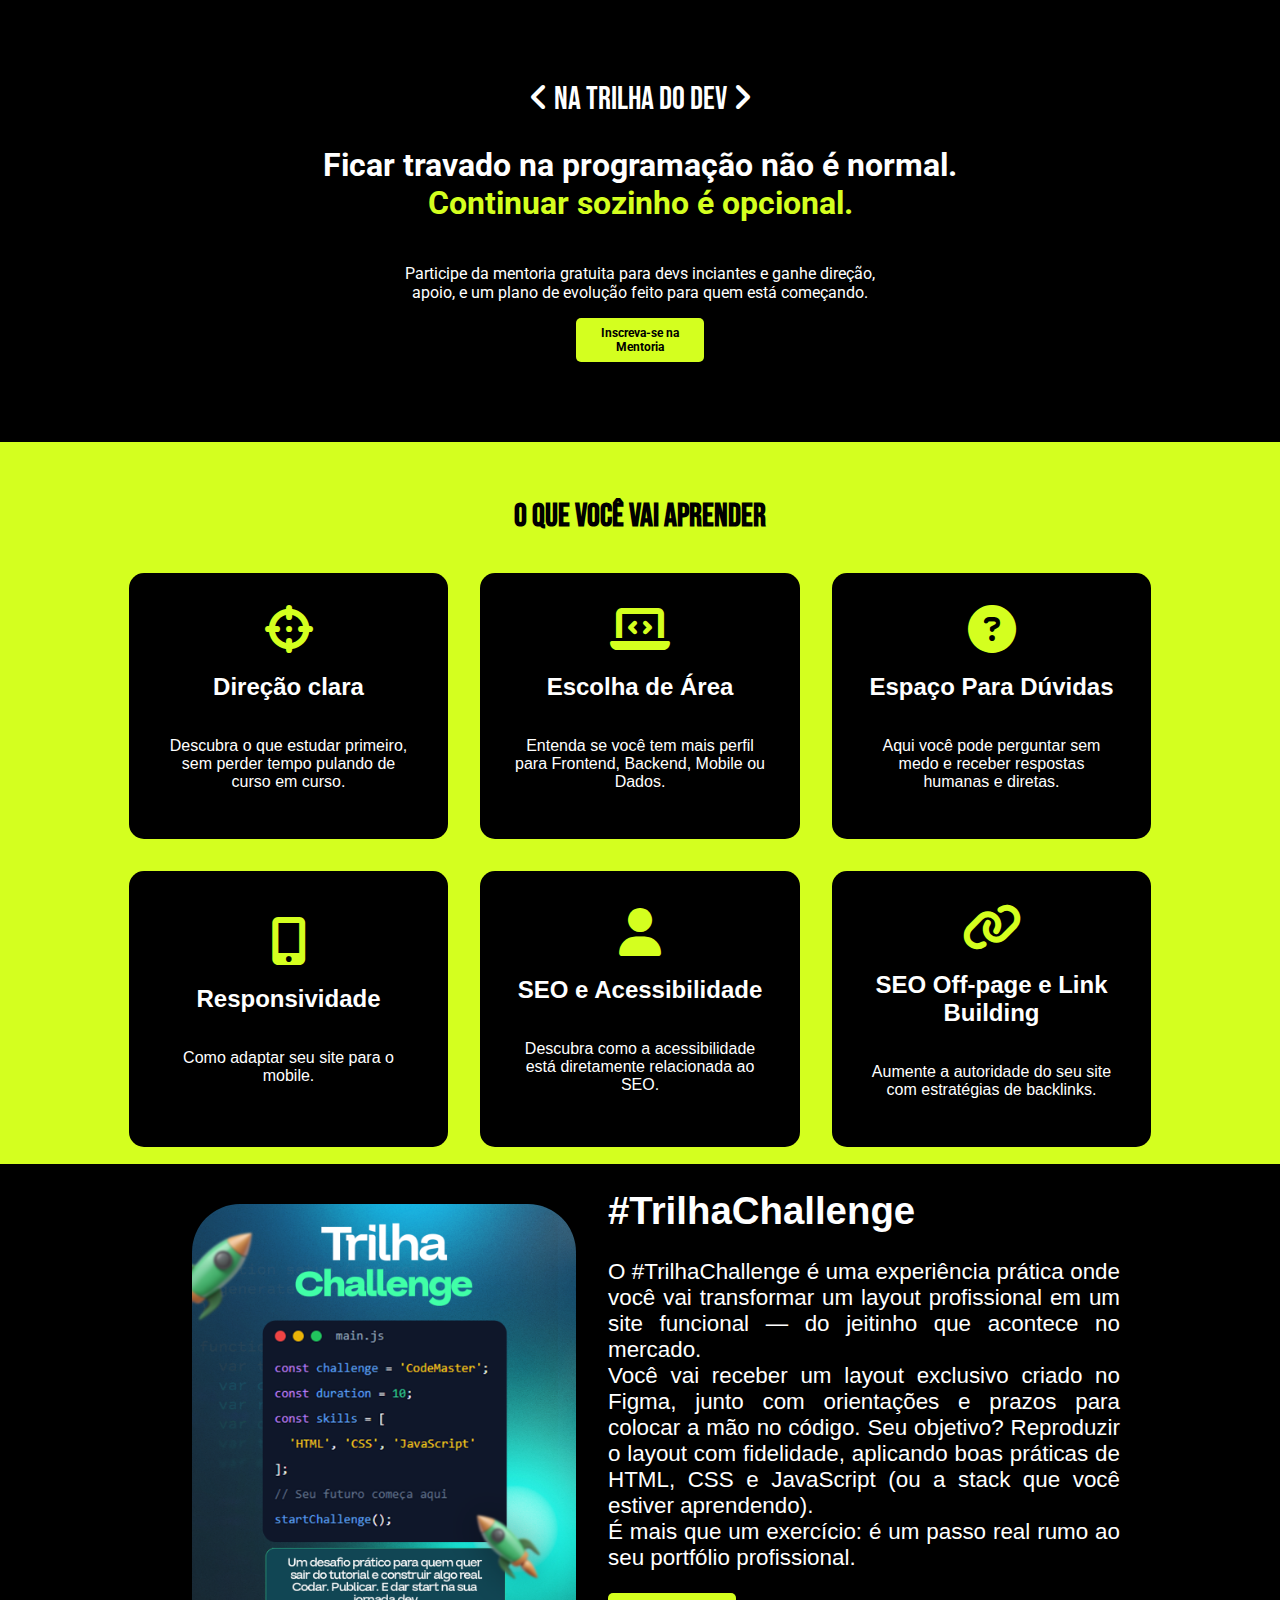
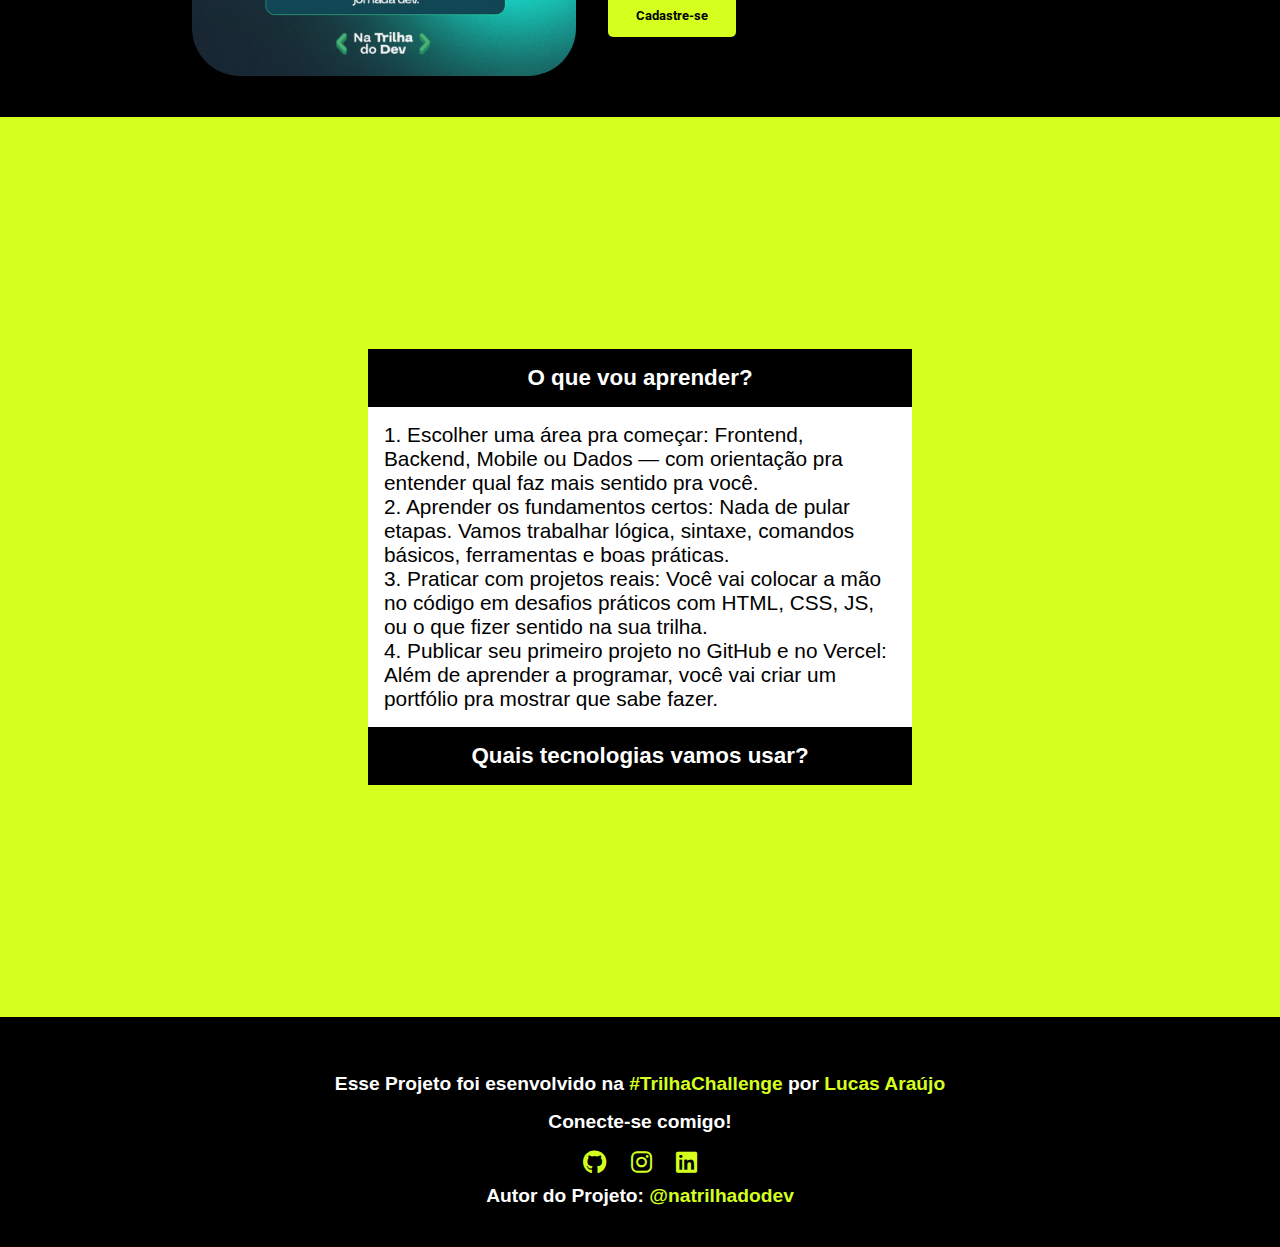
<file: public/Index.html>
<!DOCTYPE html>
<html lang="en">

<head>

    <meta charset="UTF-8">
    <meta name="viewport" content="width=device-width, initial-scale=1.0">
    <title>Trilha Do Dev</title>
    <link rel="stylesheet" href="../css/styles.css">
    <link href="https://fonts.googleapis.com/css2?family=Poppins&family=Roboto&display=swap" rel="stylesheet">
    <link rel="stylesheet" href="https://cdnjs.cloudflare.com/ajax/libs/font-awesome/6.4.0/css/all.min.css">

</head> 

<body>

    <header class="navbar"></header>

    <div class="container__inicial">
        <div class="inicial__titulo">
            <i class="fas fa-angle-left"></i>
            Na Trilha do Dev
            <i class="fas fa-angle-right"></i>
        </div>

        <h2 class="inicial__subtitulo">Ficar travado na programação não é normal.<br><span
                class="span__color__green">Continuar sozinho é opcional.</span></h1>
            <p class="inicial__paragrafo">Participe da mentoria gratuita para devs inciantes e ganhe direção,<br> apoio,
                e
                um
                plano de evolução feito para quem está começando.</p>
            <a href="inscricao.html" class="inicial__inscricao" style="text-decoration: none; color: black;">
                Inscreva-se na Mentoria
            </a>

    </div>

    <div class="container__dois">
        <h1 class="container__dois__titulo">O que você vai aprender</h1>
        <div class="container__dois__icones">

            <div class="container__icone">
                <i class="fas fa-crosshairs icone__imagem"></i>
                <h2 class="icone__titulo">Direção clara</h2>
                <p class="icone__descricao">Descubra o que estudar primeiro, sem perder tempo pulando de curso em curso.
                </p>
            </div>

            <div class="container__icone">
                <i class="fas fa-laptop-code icone__imagem"></i>
                <h2 class="icone__titulo">Escolha de Área</h2>
                <p class="icone__descricao">Entenda se você tem mais perfil para Frontend, Backend, Mobile ou Dados.
                </p>
            </div>

            <div class="container__icone">
                <i class="fas fa-question-circle icone__imagem"></i>
                <h2 class="icone__titulo">Espaço Para Dúvidas</h2>
                <p class="icone__descricao">Aqui você pode perguntar sem medo e receber respostas humanas e diretas.
                </p>
            </div>

            <div class="container__icone">
                <i class="fas fa-mobile-alt icone__imagem"></i>
                <h2 class="icone__titulo">Responsividade</h2>
                <p class="icone__descricao">Como adaptar seu site para o mobile.
                </p>
            </div>

            <div class="container__icone">
                <i class="fas fa-user icone__imagem"></i>
                <h2 class="icone__titulo">SEO e Acessibilidade</h2>
                <p class="icone__descricao">Descubra como a acessibilidade está diretamente relacionada ao SEO.
                </p>
            </div>

            <div class="container__icone">
                <i class="fas fa-link icone__imagem"></i>
                <h2 class="icone__titulo">SEO Off-page e Link Building</h2>
                <p class="icone__descricao">Aumente a autoridade do seu site com estratégias de backlinks.
                </p>
            </div>



        </div>
    </div>

    <div class="container__tres">
        <img src="../img/TrilhaChallenge.png" alt="Trilha Challenge" class="container__imagem">
        <div class="container__tres__textos">
            <h1 class="container__tres__titulo">#TrilhaChallenge</h1>
            <p class="container__tres__descricao">O #TrilhaChallenge é uma experiência prática onde você vai transformar
                um
                layout profissional em um site funcional — do jeitinho que acontece no mercado.<br>
                Você vai receber um layout exclusivo criado no Figma, junto com orientações e prazos para colocar a mão
                no
                código. Seu objetivo? Reproduzir o layout com fidelidade, aplicando boas práticas de HTML, CSS e
                JavaScript
                (ou a stack que você estiver aprendendo).<br>
                É mais que um exercício: é um passo real rumo ao seu portfólio profissional.
            </p>
            <button class="botao__cadastro" onclick="window.location.href='inscricao.html'">
                Cadastre-se
            </button>

        </div>
    </div>

    <div class="container__quatro">
        <div class="container__quatro__textos">
            <h2 class="container__quatro__titulo">O que vou aprender?</h2>
            <p class="container__quatro__descricao">1. Escolher uma área pra começar: Frontend, Backend, Mobile ou Dados
                — com orientação pra entender qual faz mais sentido pra você.<br>
                2. Aprender os fundamentos certos: Nada de pular etapas. Vamos trabalhar lógica, sintaxe, comandos
                básicos, ferramentas e boas práticas.<br>
                3. Praticar com projetos reais: Você vai colocar a mão no código em desafios práticos com HTML, CSS, JS,
                ou o que fizer sentido na sua trilha.<br>
                4. Publicar seu primeiro projeto no GitHub e no Vercel: Além de aprender a programar, você vai criar um
                portfólio pra mostrar que sabe fazer.</p>
            <h2 class="container__quatro__titulo">Quais tecnologias vamos usar?</h2>
        </div>
    </div>

    <footer class="footer">

        <div class="footer__infos">
            <h2 class="footer__titulo">
                Esse Projeto foi esenvolvido na <span class="footer__trilha">#TrilhaChallenge</span> por <span
                    class="footer__autor">Lucas Araújo</span>
            </h2>
        </div>

        <h2 class="footer__titulo">Conecte-se comigo!</h2>

        <div class="footer__icones">
            <a href="https://github.com/lucas7araujo" target="_blank"><i class="fab fa-github"></i></a>
            <a href="https://www.instagram.com/aaraujo.dev" target="_blank"><i class="fab fa-instagram"></i></a>
            <a href="https://www.linkedin.com/in/lucasaraujo21" target="_blank"><i class="fab fa-linkedin"></i></a>
        </div>

        <h2 class="footer__titulo">Autor do Projeto: <span class="footer__trilha">@natrilhadodev</span></h2>

    </footer>


</body>

</html>
</file>
<file: css/styles.css>
@import url('https://fonts.googleapis.com/css2?family=Bebas+Neue&display=swap');

body {
    margin: 0;
    padding: 0;
}

* {
    box-sizing: border-box;
}


/* Container 1 */

.container__inicial {
    background-color: black;
    color: #fff;
    width: 100%;
    display: flex;
    flex-direction: column;
    align-items: center;
    justify-content: center;
    padding-bottom: 0;
}

.span__color__green {
    color: #d4ff1f;
}

.inicial__titulo {
    font-family: 'Bebas Neue';
    font-size: 2rem;
    text-align: center;
    margin: 5rem 0 0 0;
}

.inicial__subtitulo {
    width: 90%;
    text-align: center;
    font-family: Roboto;
    font-size: 2rem;
}

.inicial__paragrafo {
    font-family: Roboto;
    width: 90%;
    text-align: center;
    font-size: 1rem;
}

.inicial__inscricao {
    color: black;
    background-color: #d4ff1f;
    border-radius: 5px;
    border: none;
    padding: 0.5rem;
    cursor: pointer;
    transition: 0.3s;
    font-family: 'Roboto';
    width: 10%;
    text-align: center;
    margin: 0 0 5rem;
    font-weight: bold;
    font-size: 0.76rem;
}

/* Container 2 */

.container__dois {
    border: 1px solid #d4ff1f;
    background-color: #d4ff1f;
    margin: 0;
    padding-top: 0;
}

.container__dois__titulo {
    font-family: Bebas Neue;
    font-size: 2rem;
    text-align: center;
    padding: 2rem 0 0 0;
}

.container__dois__icones {
    display: flex;
    flex-wrap: wrap;
    align-items: center;
    justify-content: center;
    align-items: stretch;
}

.container__icone {
    display: flex;
    flex-direction: column;
    justify-content: center;
    align-items: center;
    background-color: black;
    color: #fff;
    width: 25%;
    font-family: sans-serif;
    text-align: center;
    padding: 2rem;
    margin: 1rem;
    border-radius: 15px;
}


.container__icone i {
    font-size: 3rem;
    color: #d4ff1f;
}

.icone__titulo {
    font-size: 1.5rem;
}

.icone__descricao {
    font-size: 1rem;
}

/* Container 3 */

.container__tres {
    background-color: black;
    display: flex;
    align-items: center;
    justify-content: center;
}

.container__imagem {
    width: 35%;
    height: auto;
    padding: 2rem;
    border-radius: 80px;
}

.container__tres__titulo {
    color: #fff;
    font-family: sans-serif;
    font-weight: bold;
    font-size: 2.4rem;
}

.container__tres__textos {
    width: 40%;
}

.container__tres__descricao {
    color: #fff;
    font-family: sans-serif;
    font-size: 1.4rem;
    text-align: justify;
}

.botao__cadastro {
    color: black;
    background-color: #d4ff1f;
    border-radius: 5px;
    border: none;
    padding: 0.9rem;
    cursor: pointer;
    transition: 0.3s;
    font-family: 'Roboto';
    width: 25%;
    text-align: center;
    margin: 0 0 5rem;
    font-weight: bold;
    font-size: 0.8rem;
}

/* Container 4 */

.container__quatro {
    background-color: #d4ff1f;
    display: flex;
    justify-content: center; 
    align-items: center;     
    min-height: 100vh;       
}

.container__quatro__textos {
    width: 50%;
    align-items: center;
    display: flex;
    flex-direction: column;
    margin: 0 auto;
    padding: 3rem;
}

.container__quatro__titulo {
    color: #fff;
    font-size: 1.4rem;
    font-family: sans-serif;
    background-color: black;
    width: 100%;
    text-align: center;
    padding: 1rem 0;
}

.container__quatro__descricao {
    background-color: #fff;
    font-family: sans-serif;
    font-size: 1.3rem;
    padding: 1rem;
}

.container__quatro__titulo,
.container__quatro__descricao {
    margin: 0;
}

/* Footer */

.footer {
    background-color: black;
    color: #fff;
    text-align: center;
    padding: 2rem 1rem;
    font-family: sans-serif;
}

.footer__titulo {
    font-size: 1.2rem;
    margin: 0.5rem;
}

.footer__trilha {
    color: #d4ff1f;
    font-weight: bold;
}

.footer__autor {
    color: #d4ff1f;
    font-weight: bold;
}

.footer__projeto {
    margin-top: 0.5rem;
    font-size: 1rem;
}

.footer__projeto-nome {
    color: #d4ff1f;
    font-weight: bold;
}

.footer__icones {
    margin-top: 1rem;
}

.footer__icones a {
    color: #d4ff1f;
    font-size: 1.5rem;
    margin: 0 10px;
    transition: color 0.3s;
    text-decoration: none;
}

.footer__icones a:hover {
    color: #ffffff;
}

.footer__infos {
    display: flex;
    justify-content: center;
    align-items: center;
    flex-wrap: wrap;
    gap: 2rem;
    margin-top: 1rem;
}

/* Container Parabens */

.container__inscricao {
    background-color: #d4ff1f;
    color: black;
    display: flex;
    flex-direction: column;
    align-items: center;
    justify-content: center;
}

.inscricao__titulo {
    padding: 2rem 0 0;
    font-size: 3rem;
    font-family: 'Bebas Neue';
    text-align: center;
}

.inscricao__texto {
    background-color: black;
    padding: 2rem;
    margin: 2rem auto;
    width: 50%;
    height: auto;
    justify-content: center;
    align-items: center;
    text-align: justify;
    border-radius: 25px;
}

.inscricao__descricao {
    color: #fff;
    font-weight: bold;
    font-size: 1.4rem;
    text-align: center;
    align-items: center;
    font-family: sans-serif;
}

/* Versão com cores invertidas */

.container__icone--invertido {
    background-color: #d4ff1f;
    color: #000;
    width: 25%;
    font-family: sans-serif;
    text-align: center;
    padding: 5rem 2rem;
    margin: 1rem;
    min-height: 240px;
    height: auto;
    border-radius: 15px;
}


.container__icone--invertido i {
    font-size: 3rem;
    color: #000;
}

.icone__titulo--invertido {
    font-size: 1.5rem;
    color: #000;
}

.icone__descricao--invertido {
    font-size: 1rem;
    color: #000;
}

.container__icones {
    background-color: #000;
    margin: 0;
    border: 1px solid;
}

.container__icones__titulo {
    font-size: 2rem;
    color: #fff;
    font-family: sans-serif;
    padding: 1rem;
    text-align: center;
}

.botao__contato {
    background-color: black;
    color: #d4ff1f;
    border: none;
    padding: 0.8rem 1.2rem;
    border-radius: 8px;
    cursor: pointer;
    font-family: sans-serif;
    font-size: 1rem;
}

/* Container Comunidade */


.container__comunidade {
    background-color: #d4ff1f;
    display: flex;
    flex-direction: column;
    align-items: center;
    justify-content: center;
    padding: 2rem;
    margin: 3rem 0 0 0;
    border-radius: 15px;
}

.comunidade__titulo {
    color: #000;
    font-family: sans-serif;
    font-weight: bold;
    font-size: 3rem;
}

/* Responsividade */

@media (max-width: 1127px) {
  .container__dois__icones {
    display: flex;
    flex-direction: column;
    align-items: center; 
    gap: 2rem; 
  }

  .container__icone--invertido,
  .container__comunidade {
    width: 95%;
  }
}

@media (max-width: 900px) {
    .container__icone {
        width: 75%;
    }

    .inicial__paragrafo {
        font-size: 1.1rem;
    }

    .inicial__inscricao {
        width: 20%;
        text-align: center;
        margin: 0 0 5rem;
        font-weight: bold;
        font-size: 0.9rem;
    }

    .container__tres {
        flex-direction: column;
        text-align: center;
    }

    .container__imagem {
        width: 55%;
    }


    .container__tres__textos {
        width: 90%;
    }

    .botao__cadastro {
        font-size: 0.8rem;
    }

    .container__quatro__textos{
        width: 96%;
    }

    .inscricao__texto{
        width: 90%;
    }

}

@media (max-width: 650px) {

    .inicial__inscricao,
    .botao__cadastro {
        width: 40%;
    }

    .container__imagem {
        width: 85%;
    }

    .comunidade__titulo{
        font-size: 1.5rem;
        text-align: center;
    }


}
</file>
